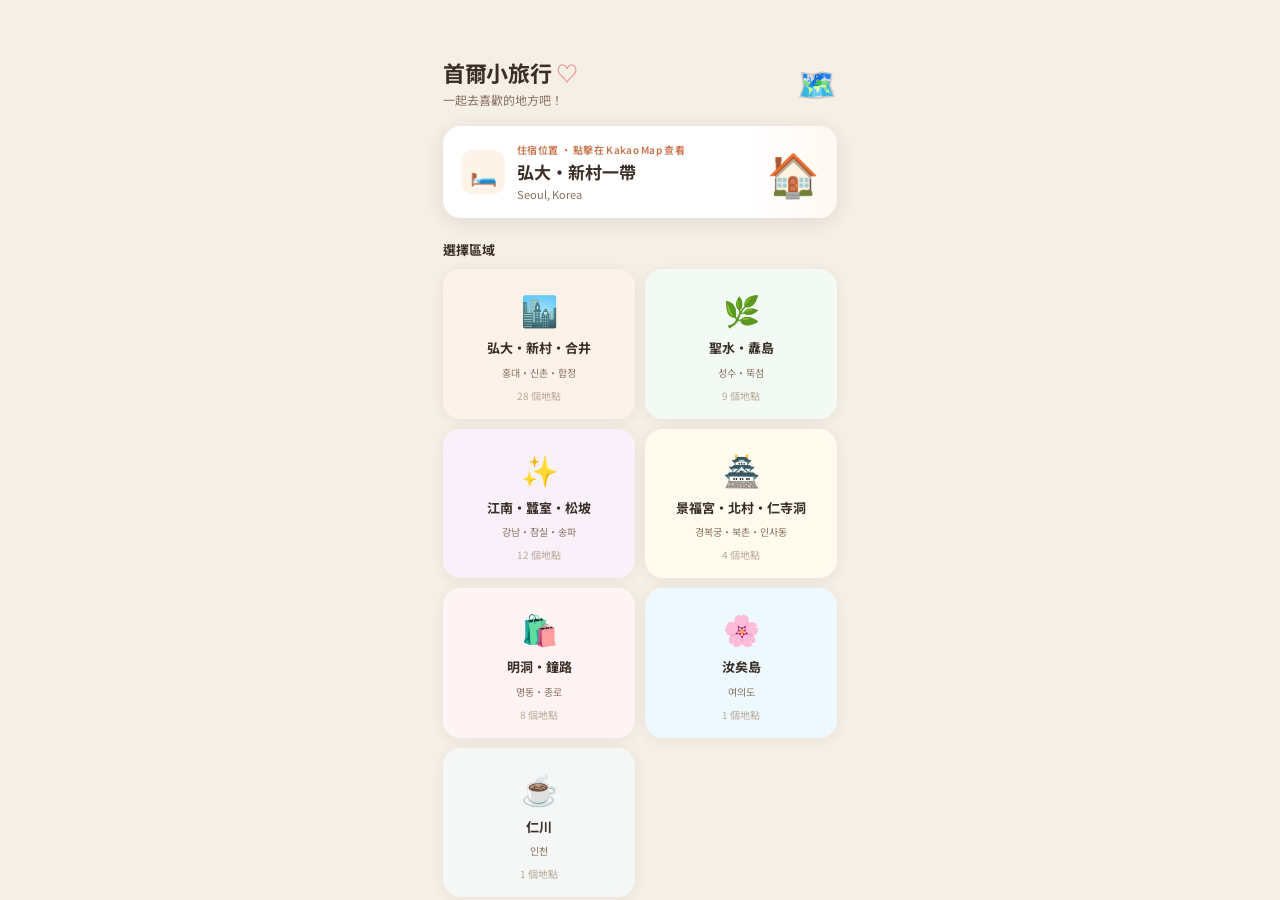
<file: index.html>
<!DOCTYPE html>
<html lang="zh-TW">
<head>
  <meta charset="UTF-8">
  <meta name="viewport" content="width=device-width, initial-scale=1.0, viewport-fit=cover">
  <meta name="apple-mobile-web-app-capable" content="yes">
  <meta name="apple-mobile-web-app-status-bar-style" content="default">
  <meta name="apple-mobile-web-app-title" content="首爾小旅行">
  <meta name="theme-color" content="#F5EFE6">
  <title>首爾小旅行</title>
  <link rel="manifest" href="manifest.json">
  <link rel="apple-touch-icon" href="icons/apple-touch-icon.png">
  <link rel="preconnect" href="https://fonts.googleapis.com">
  <link href="https://fonts.googleapis.com/css2?family=Noto+Sans+TC:wght@400;500;700&family=Noto+Sans+KR:wght@400;500;700&display=swap" rel="stylesheet">
  <link rel="stylesheet" href="css/style.css">
</head>
<body>
<div id="app">

  <!-- ═══ HOME PAGE ═══ -->
  <div class="page active" id="page-home">
    <div class="home-inner">

      <!-- Header -->
      <div class="home-header">
        <div class="home-header-left">
          <div class="app-title">首爾小旅行 <span class="heart">♡</span></div>
          <div class="app-sub">一起去喜歡的地方吧！</div>
        </div>
        <div class="header-icon">🗺️</div>
      </div>

      <!-- 住宿卡片 -->
      <a class="accom-card"
         href="https://map.kakao.com/link/map/住宿,37.5569974,126.937875"
         target="_blank" rel="noopener">
        <div class="accom-card-icon">🛏️</div>
        <div class="accom-card-body">
          <div class="accom-label">住宿位置 · 點擊在 Kakao Map 查看</div>
          <div class="accom-name">弘大・新村一帶</div>
          <div class="accom-addr">Seoul, Korea</div>
        </div>
        <div class="accom-illus">🏠</div>
      </a>

      <!-- 選擇區域 -->
      <div class="section-title">選擇區域</div>
      <div class="region-grid" id="region-grid"></div>

    </div>
  </div>

  <!-- ═══ REGION PAGE ═══ -->
  <div class="page" id="page-region">

    <!-- Top bar -->
    <div class="region-topbar">
      <button class="back-btn" id="back-btn">
        <svg width="20" height="20" viewBox="0 0 24 24" fill="none" stroke="currentColor" stroke-width="2.5" stroke-linecap="round"><polyline points="15 18 9 12 15 6"/></svg>
      </button>
      <div class="region-topbar-title" id="region-topbar-title">區域</div>
      <div style="width:36px"></div>
    </div>

    <!-- Kakao Map -->
    <div id="kakao-map"></div>

    <!-- 地鐵站 chips -->
    <div id="subway-chips" class="subway-chips"></div>

    <!-- 分類 tabs -->
    <div id="cat-tabs" class="cat-tabs"></div>

    <!-- 地點列表 -->
    <div id="place-list" class="place-list"></div>

  </div>

</div>

<script src="js/data.js"></script>
<script src="js/app.js"></script>
</body>
</html>
</file>
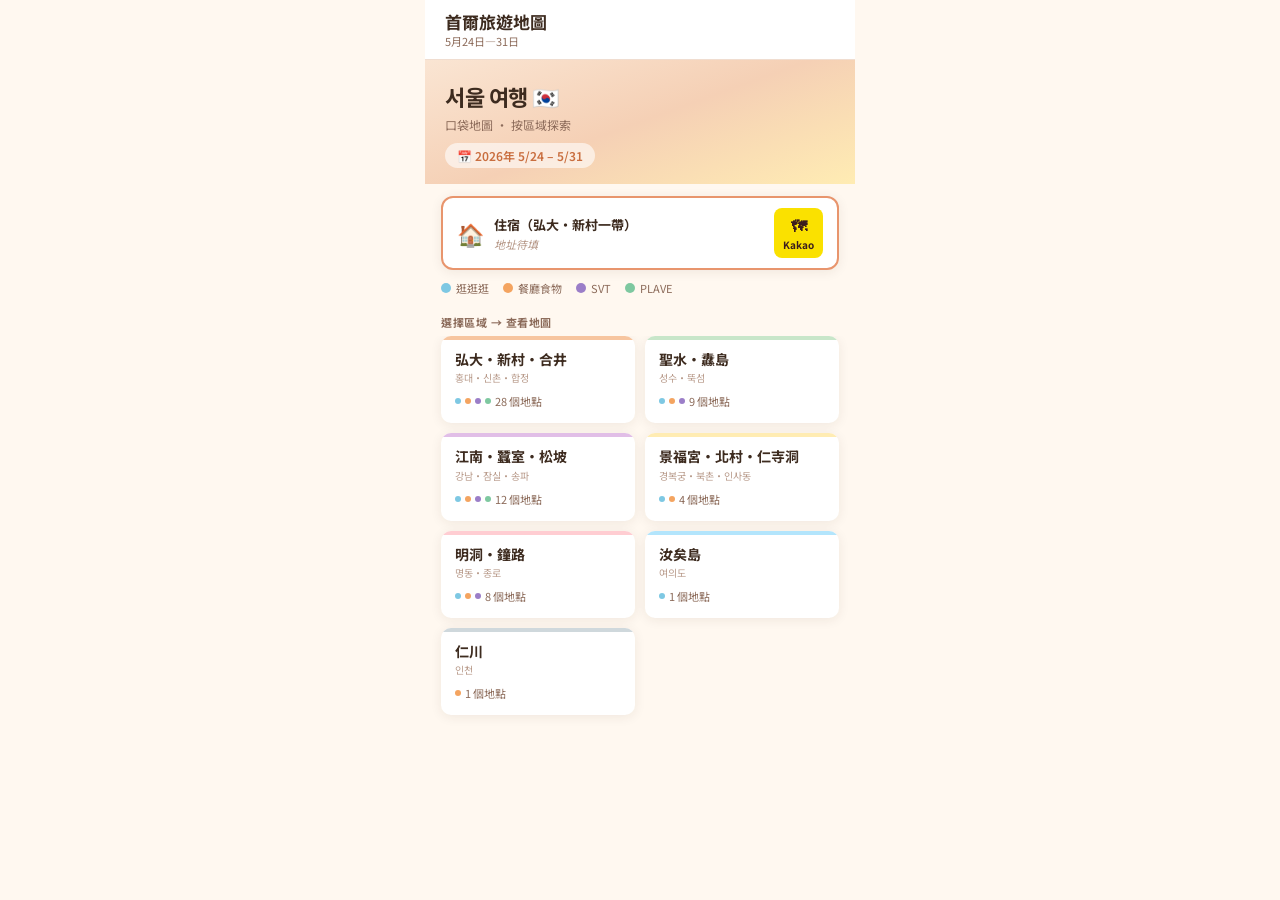
<file: js/index.html>
<!DOCTYPE html>
<html lang="zh-TW">
<head>
  <meta charset="UTF-8">
  <meta name="viewport" content="width=device-width, initial-scale=1.0, viewport-fit=cover">
  <meta name="mobile-web-app-capable" content="yes">
  <meta name="apple-mobile-web-app-capable" content="yes">
  <meta name="apple-mobile-web-app-status-bar-style" content="default">
  <meta name="apple-mobile-web-app-title" content="首爾">
  <meta name="theme-color" content="#E8A87C">
  <title>首爾旅遊地圖 2026</title>
  <link rel="manifest" href="manifest.json">
  <link rel="stylesheet" href="css/style.css">
  <script type="text/javascript" src="//dapi.kakao.com/v2/maps/sdk.js?appkey=80a4afa6bdeb8635d40f16450b4deb39&libraries=services"></script>
</head>
<body>
<div id="app">

  <header class="app-header">
    <button class="back-btn" id="back-btn" style="display:none">←</button>
    <div class="header-title">
      <h1 id="header-title">首爾旅遊地圖</h1>
      <p id="header-sub">5月24日—31日</p>
    </div>
  </header>

  <!-- HOME PAGE -->
  <div class="page active" id="page-home">
    <div class="home-hero">
      <h2>서울 여행 🇰🇷</h2>
      <p>口袋地圖 · 按區域探索</p>
      <div class="dates">📅 2026年 5/24 – 5/31</div>
    </div>

    <div class="accom-chip">
      <span class="ac-icon">🏠</span>
      <div class="ac-body">
        <div class="ac-name">住宿（弘大・新村一帶）</div>
        <div class="ac-addr">地址待填</div>
      </div>
      <a class="kakao-btn" href="https://map.kakao.com/link/map/住宿,37.5569974,126.937875" target="_blank">
        <span class="kb-icon">🗺</span><span>Kakao</span>
      </a>
    </div>

    <div class="legend-row">
      <span class="legend-item"><span class="legend-dot" style="background:#7EC8E3"></span>逛逛逛</span>
      <span class="legend-item"><span class="legend-dot" style="background:#F4A460"></span>餐廳食物</span>
      <span class="legend-item"><span class="legend-dot" style="background:#9B7EC8"></span>SVT</span>
      <span class="legend-item"><span class="legend-dot" style="background:#7EC8A0"></span>PLAVE</span>
    </div>

    <div class="section-label">選擇區域 → 查看地圖</div>
    <div class="region-grid" id="region-grid"></div>
  </div>

  <!-- REGION PAGE -->
  <div class="page" id="page-region">
    <div id="kakao-map"></div>
    <div id="subway-chips" class="subway-chips"></div>
    <div id="cat-tabs" class="cat-tabs"></div>
    <div id="place-list" class="place-list"></div>
  </div>

</div>

<script src="js/data.js"></script>
<script src="js/app.js"></script>
</body>
</html>
</file>
<file: css/style.css>
@import url('https://fonts.googleapis.com/css2?family=Noto+Sans+TC:wght@400;500;700&family=Noto+Sans+KR:wght@400;500;700&display=swap');

/* ── TOKENS ── */
:root {
  --bg:        #F5EFE6;
  --surface:   #FFFFFF;
  --surface2:  #FBF7F2;
  --border:    #EDE5DA;
  --text:      #3A2E27;
  --text-sub:  #8A7060;
  --text-lt:   #B8A898;
  --accent:    #E8956D;
  --accent2:   #C9714A;
  --radius:    18px;
  --radius-sm: 12px;
  --shadow:    0 2px 14px rgba(58,46,39,0.07);
  --shadow-md: 0 4px 20px rgba(58,46,39,0.11);
}

/* ── RESET ── */
*, *::before, *::after { box-sizing: border-box; margin: 0; padding: 0; }
html, body {
  height: 100%;
  font-family: 'Noto Sans TC', 'Noto Sans KR', sans-serif;
  background: var(--bg);
  color: var(--text);
  overflow: hidden;
  -webkit-tap-highlight-color: transparent;
  user-select: none;
}

/* ── APP SHELL ── */
#app {
  position: relative;
  height: 100dvh;
  max-width: 430px;
  margin: 0 auto;
  overflow: hidden;
  background: var(--bg);
}

/* ── PAGES ── */
.page {
  position: absolute;
  inset: 0;
  overflow: hidden;
  display: flex;
  flex-direction: column;
  opacity: 0;
  pointer-events: none;
  transform: translateX(100%);
  transition: transform 0.32s cubic-bezier(.4,0,.2,1), opacity 0.32s;
}
.page.active {
  opacity: 1;
  pointer-events: auto;
  transform: translateX(0);
}
.page.slide-left {
  transform: translateX(-40%);
  opacity: 0;
  pointer-events: none;
}

/* ─────────────────────────────
   HOME
───────────────────────────── */
#page-home { overflow-y: auto; -webkit-overflow-scrolling: touch; display: block; }
.home-inner { padding: 0 18px 40px; }

/* Header */
.home-header {
  display: flex; align-items: center; justify-content: space-between;
  padding: 56px 0 18px;
}
.app-title { font-size: 22px; font-weight: 700; letter-spacing: -0.3px; }
.heart { color: #E88A8A; }
.app-sub { font-size: 12px; color: var(--text-sub); margin-top: 3px; }
.header-icon { font-size: 32px; }

/* 住宿卡片 */
.accom-card-REPLACED {
  background: var(--surface);
  border-radius: var(--radius);
  padding: 16px 18px;
  display: flex; align-items: center; gap: 12px;
  box-shadow: var(--shadow-md);
  margin-bottom: 22px;
  position: relative; overflow: hidden;
}
.accom-card::after {
  content: '';
  position: absolute; right: 0; top: 0; bottom: 0; width: 90px;
  background: linear-gradient(to right, transparent, #FFF8F2);
}
.accom-card-icon {
  width: 44px; height: 44px; border-radius: 12px;
  background: #FEF3E8;
  display: flex; align-items: center; justify-content: center;
  font-size: 22px; flex-shrink: 0;
}
.accom-card-body { flex: 1; min-width: 0; }
.accom-label { font-size: 10px; color: var(--text-lt); font-weight: 500; letter-spacing: 0.3px; }
.accom-name { font-size: 17px; font-weight: 700; margin-top: 2px; }
.accom-addr { font-size: 11px; color: var(--text-sub); margin-top: 2px; }
.accom-illus {
  font-size: 42px; flex-shrink: 0;
  position: relative; z-index: 1;
  line-height: 1;
}

/* Section title */
.section-title {
  font-size: 13px; font-weight: 700;
  color: var(--text); margin-bottom: 10px;
  display: flex; align-items: center; gap: 6px;
}

/* Region grid */
.region-grid {
  display: grid; grid-template-columns: 1fr 1fr;
  gap: 10px; margin-bottom: 22px;
}
.region-card {
  background: var(--surface);
  border-radius: var(--radius);
  padding: 18px 14px 16px;
  cursor: pointer;
  box-shadow: var(--shadow);
  display: flex; flex-direction: column; align-items: center; gap: 8px;
  transition: transform 0.15s, box-shadow 0.15s;
  position: relative; overflow: hidden;
}
.region-card:active { transform: scale(0.96); box-shadow: none; }
.region-card-bg {
  position: absolute; inset: 0;
  opacity: 0.22; border-radius: var(--radius);
}
.region-card-icon { font-size: 30px; position: relative; z-index: 1; }
.region-card-name {
  font-size: 13px; font-weight: 700;
  color: var(--text); text-align: center; line-height: 1.35;
  position: relative; z-index: 1;
}
.region-card-ko {
  font-size: 10px; color: var(--text-sub);
  position: relative; z-index: 1;
}
.region-card-count {
  font-size: 10px; color: var(--text-lt);
  position: relative; z-index: 1;
}

/* Subway map */
.subway-map-card {
  background: var(--surface);
  border-radius: var(--radius);
  padding: 14px;
  box-shadow: var(--shadow);
  overflow: hidden;
}
.subway-map-inner {
  width: 100%; overflow: hidden; border-radius: 10px;
}
.subway-map-inner svg { width: 100%; height: auto; display: block; }

/* ─────────────────────────────
   REGION PAGE
───────────────────────────── */
#page-region { flex-direction: column; }

/* Top bar */
.region-topbar {
  display: flex; align-items: center; justify-content: space-between;
  padding: 52px 16px 12px;
  background: var(--bg);
  flex-shrink: 0;
}
.back-btn {
  width: 36px; height: 36px;
  background: var(--surface); border: none;
  border-radius: 50%; box-shadow: var(--shadow);
  display: flex; align-items: center; justify-content: center;
  cursor: pointer; color: var(--text);
  transition: transform 0.12s;
}
.back-btn:active { transform: scale(0.92); }
.region-topbar-title {
  font-size: 17px; font-weight: 700; color: var(--text);
}

/* Kakao map */
#kakao-map {
  width: 100%; height: 240px;
  flex-shrink: 0;
  border-radius: 0;
}

/* Subway chips */
.subway-chips {
  display: flex; flex-wrap: wrap; gap: 6px;
  padding: 10px 16px 6px;
  flex-shrink: 0;
}
.subway-chip {
  display: flex; align-items: center; gap: 5px;
  background: var(--surface); border-radius: 20px;
  padding: 5px 11px; font-size: 11px; color: var(--text);
  box-shadow: var(--shadow);
}
.line-dot { width: 8px; height: 8px; border-radius: 50%; flex-shrink: 0; }

/* Cat tabs */
.cat-tabs {
  display: flex; gap: 8px;
  padding: 6px 16px 8px;
  overflow-x: auto; scrollbar-width: none;
  flex-shrink: 0;
}
.cat-tabs::-webkit-scrollbar { display: none; }
.cat-tab {
  flex-shrink: 0;
  display: flex; align-items: center; gap: 6px;
  padding: 7px 14px;
  background: var(--surface); border: 1.5px solid var(--border);
  border-radius: 30px; cursor: pointer;
  font-size: 12px; font-weight: 600; color: var(--text-sub);
  transition: all 0.15s; white-space: nowrap;
}
.cat-tab .ct-icon { font-size: 14px; }
.cat-tab.active {
  background: var(--text);
  border-color: var(--text);
  color: #fff;
}

/* Place list */
.place-list {
  flex: 1; overflow-y: auto; -webkit-overflow-scrolling: touch;
  padding: 6px 16px 60px;
  display: flex; flex-direction: column; gap: 10px;
}
.place-list::-webkit-scrollbar { width: 3px; }
.place-list::-webkit-scrollbar-thumb { background: var(--border); border-radius: 4px; }

.place-card {
  background: var(--surface);
  border-radius: var(--radius-sm);
  padding: 13px 14px;
  display: flex; align-items: center; gap: 12px;
  box-shadow: var(--shadow);
  animation: fadeUp 0.22s ease both;
}
.place-card-icon {
  width: 40px; height: 40px; border-radius: 12px;
  display: flex; align-items: center; justify-content: center;
  font-size: 20px; flex-shrink: 0;
}
.place-card-body { flex: 1; min-width: 0; }
.place-name-cn { font-size: 14px; font-weight: 700; line-height: 1.3; }
.place-name-ko { font-size: 11px; color: var(--text-sub); margin-top: 1px; }
.place-address {
  font-size: 11px; color: var(--text-sub);
  margin-top: 5px; line-height: 1.4;
}
.place-address.empty { color: var(--text-lt); font-style: italic; }
.place-note { font-size: 11px; color: var(--text-lt); margin-top: 3px; line-height: 1.4; }
.place-note.booked { color: #5CB85C; font-weight: 600; }

/* Kakao button */
.naver-btn {
  flex-shrink: 0;
  display: flex; flex-direction: column; align-items: center; gap: 2px;
  background: #03C75A; border-radius: 10px;
  padding: 8px 10px;
  text-decoration: none; color: #fff;
  font-size: 10px; font-weight: 700; line-height: 1.3;
  white-space: nowrap;
  transition: transform 0.12s;
}
.naver-btn:active { transform: scale(0.93); }
.naver-btn-icon { font-size: 16px; }

/* ── UTILS ── */
@keyframes fadeUp {
  from { opacity: 0; transform: translateY(7px); }
  to   { opacity: 1; transform: translateY(0); }
}

/* Empty state */
.empty-state {
  text-align: center; padding: 32px 16px;
  color: var(--text-lt); font-size: 13px; line-height: 1.7;
}

/* accom card as tappable link */
.accom-card {
  background: var(--surface);
  border-radius: var(--radius);
  padding: 16px 18px;
  display: flex; align-items: center; gap: 12px;
  box-shadow: var(--shadow-md);
  margin-bottom: 22px;
  position: relative; overflow: hidden;
  text-decoration: none; color: inherit;
  -webkit-tap-highlight-color: transparent;
  transition: transform 0.15s;
  cursor: pointer;
}
.accom-card:active { transform: scale(0.98); }
.accom-label { font-size: 10px; color: var(--accent2); font-weight: 600; letter-spacing: 0.3px; }
</file>
<file: js/css/style.css>
@import url('https://fonts.googleapis.com/css2?family=Noto+Sans+TC:wght@400;500;700&family=Noto+Sans+KR:wght@400;500;700&display=swap');

:root {
  --bg: #FFF8F0;
  --surface: #FFFFFF;
  --surface2: #FFF3E8;
  --border: #F0DDD0;
  --text: #3D2B1F;
  --text-sub: #8C6B5A;
  --text-light: #B89A8A;
  --accent: #E8956D;
  --accent2: #C96E3F;
  --radius: 16px;
  --radius-sm: 10px;
  --shadow: 0 2px 12px rgba(61,43,31,0.08);
}

* { box-sizing: border-box; margin: 0; padding: 0; }
html, body {
  height: 100%; font-family: 'Noto Sans TC','Noto Sans KR',sans-serif;
  background: var(--bg); color: var(--text);
  overflow: hidden; -webkit-tap-highlight-color: transparent;
}

#app {
  display: flex; flex-direction: column;
  height: 100dvh; max-width: 430px;
  margin: 0 auto; position: relative; overflow: hidden;
}

/* HEADER */
.app-header {
  background: var(--surface); border-bottom: 1px solid var(--border);
  padding: 12px 20px 10px;
  display: flex; align-items: center; gap: 12px;
  flex-shrink: 0; z-index: 10;
}
.back-btn {
  width: 36px; height: 36px; border: none;
  background: var(--surface2); border-radius: 50%;
  display: flex; align-items: center; justify-content: center;
  cursor: pointer; font-size: 16px; flex-shrink: 0;
}
.back-btn:active { background: var(--border); }
.header-title h1 { font-size: 17px; font-weight: 700; line-height: 1.2; }
.header-title p { font-size: 11px; color: var(--text-sub); margin-top: 1px; }

/* PAGES */
.page { flex: 1; overflow-y: auto; overflow-x: hidden; display: none; -webkit-overflow-scrolling: touch; }
.page.active { display: flex; flex-direction: column; }

/* HOME */
.home-hero {
  background: linear-gradient(160deg,#FAE5D3,#F5D0B5 50%,#FFECB3);
  padding: 20px 20px 16px; flex-shrink: 0;
}
.home-hero h2 { font-size: 22px; font-weight: 700; letter-spacing: -0.5px; }
.home-hero p { font-size: 12px; color: var(--text-sub); margin-top: 4px; }
.dates {
  display: inline-flex; align-items: center; gap: 6px;
  background: rgba(255,255,255,0.6); border-radius: 20px;
  padding: 4px 12px; font-size: 12px; color: var(--accent2);
  font-weight: 600; margin-top: 10px;
}

.accom-chip {
  margin: 12px 16px 0; background: var(--surface);
  border: 2px solid var(--accent); border-radius: 12px;
  padding: 10px 14px; display: flex; align-items: center; gap: 10px;
  box-shadow: var(--shadow); flex-shrink: 0;
}
.ac-icon { font-size: 22px; }
.ac-body { flex: 1; }
.ac-name { font-size: 13px; font-weight: 700; }
.ac-addr { font-size: 11px; color: var(--text-light); font-style: italic; margin-top: 2px; }

.legend-row {
  display: flex; gap: 14px; flex-wrap: wrap;
  padding: 10px 16px 4px; flex-shrink: 0;
}
.legend-item { display: flex; align-items: center; gap: 5px; font-size: 11px; color: var(--text-sub); }
.legend-dot { width: 10px; height: 10px; border-radius: 50%; display: inline-block; }

.section-label {
  padding: 14px 16px 6px; font-size: 11px; font-weight: 700;
  color: var(--text-sub); text-transform: uppercase; letter-spacing: 0.5px;
  flex-shrink: 0;
}

/* REGION GRID */
.region-grid {
  display: grid; grid-template-columns: 1fr 1fr;
  gap: 10px; padding: 0 16px 24px; overflow-y: auto;
}
.region-card {
  background: var(--surface); border-radius: var(--radius-sm);
  padding: 14px; cursor: pointer;
  box-shadow: var(--shadow); position: relative; overflow: hidden;
  transition: transform 0.15s;
}
.region-card:active { transform: scale(0.97); }
.region-card .rc-bar {
  position: absolute; top: 0; left: 0; right: 0; height: 4px; border-radius: 8px 8px 0 0;
}
.region-card .rc-name { font-size: 14px; font-weight: 700; line-height: 1.3; }
.region-card .rc-ko { font-size: 10px; color: var(--text-light); margin-top: 2px; }
.region-card .rc-count { margin-top: 8px; font-size: 11px; color: var(--text-sub); display: flex; align-items: center; gap: 4px; flex-wrap: wrap; }
.rc-dot { display: inline-block; width: 6px; height: 6px; border-radius: 50%; }

/* KAKAO MAP */
#kakao-map {
  width: 100%; height: 260px;
  flex-shrink: 0; position: relative; z-index: 1;
}

/* SUBWAY */
.subway-chips {
  display: flex; flex-wrap: wrap; gap: 6px;
  padding: 10px 14px; flex-shrink: 0;
}
.subway-chip {
  display: flex; align-items: center; gap: 5px;
  background: var(--surface); border: 1px solid var(--border);
  border-radius: 20px; padding: 4px 10px; font-size: 11px;
}
.line-dot { width: 8px; height: 8px; border-radius: 50%; flex-shrink: 0; }

/* CAT TABS */
.cat-tabs {
  display: flex; gap: 8px; padding: 4px 14px 10px;
  overflow-x: auto; -webkit-overflow-scrolling: touch;
  scrollbar-width: none; flex-shrink: 0;
}
.cat-tabs::-webkit-scrollbar { display: none; }
.cat-tab {
  flex-shrink: 0; display: flex; flex-direction: column; align-items: center; gap: 4px;
  padding: 7px 14px; background: var(--surface);
  border: 2px solid var(--border); border-radius: var(--radius-sm);
  cursor: pointer; transition: all 0.15s; min-width: 60px;
}
.ct-icon { font-size: 18px; }
.ct-label { font-size: 10px; font-weight: 600; color: var(--text-sub); }
.cat-tab.active { border-color: var(--accent); background: var(--surface2); }
.cat-tab.active .ct-label { color: var(--accent2); }

/* PLACE LIST */
.place-list { padding: 0 14px 80px; display: flex; flex-direction: column; gap: 10px; overflow-y: auto; }
.place-card {
  background: var(--surface); border-radius: var(--radius-sm);
  padding: 12px; box-shadow: var(--shadow);
  display: flex; align-items: flex-start; gap: 10px;
  animation: fadeUp 0.2s ease both;
}
.place-card-icon {
  width: 34px; height: 34px; border-radius: 9px;
  display: flex; align-items: center; justify-content: center;
  font-size: 17px; flex-shrink: 0;
}
.place-card-body { flex: 1; min-width: 0; }
.place-card-names { font-size: 14px; font-weight: 700; line-height: 1.3; }
.place-card-names .ko { font-size: 11px; font-weight: 400; color: var(--text-sub); display: block; margin-top: 1px; }
.place-card-address { font-size: 11px; color: var(--text-sub); margin-top: 5px; line-height: 1.4; }
.place-card-address.empty { color: var(--text-light); font-style: italic; }
.place-card-note { font-size: 11px; color: var(--text-light); margin-top: 4px; line-height: 1.4; }
.place-card-note.booked { color: #4CAF50; font-weight: 600; }

/* KAKAO ICON BUTTON (small, inline) */
.kakao-icon-btn {
  flex-shrink: 0; width: 34px; height: 34px;
  background: #FAE100; border: none; border-radius: 8px;
  display: flex; align-items: center; justify-content: center;
  font-size: 18px; cursor: pointer; text-decoration: none;
  transition: transform 0.12s;
}
.kakao-icon-btn:active { transform: scale(0.92); }

/* OLD KAKAO BTN (for accom chip) */
.kakao-btn {
  flex-shrink: 0; display: flex; flex-direction: column; align-items: center; gap: 2px;
  padding: 7px 9px; background: #FAE100; border: none; border-radius: 8px;
  cursor: pointer; font-size: 10px; font-weight: 700; color: #3C1E1E;
  text-decoration: none; line-height: 1.3; text-align: center;
}
.kb-icon { font-size: 16px; }

/* CUSTOM MARKER */
.custom-marker {
  width: 28px; height: 28px; border-radius: 50%;
  border: 2px solid white; display: flex; align-items: center; justify-content: center;
  font-size: 14px; box-shadow: 0 2px 6px rgba(0,0,0,0.2);
  cursor: pointer;
}

/* UTIL */
@keyframes fadeUp {
  from { opacity: 0; transform: translateY(6px); }
  to   { opacity: 1; transform: translateY(0); }
}
.page::-webkit-scrollbar { width: 3px; }
.page::-webkit-scrollbar-thumb { background: var(--border); border-radius: 4px; }
</file>
